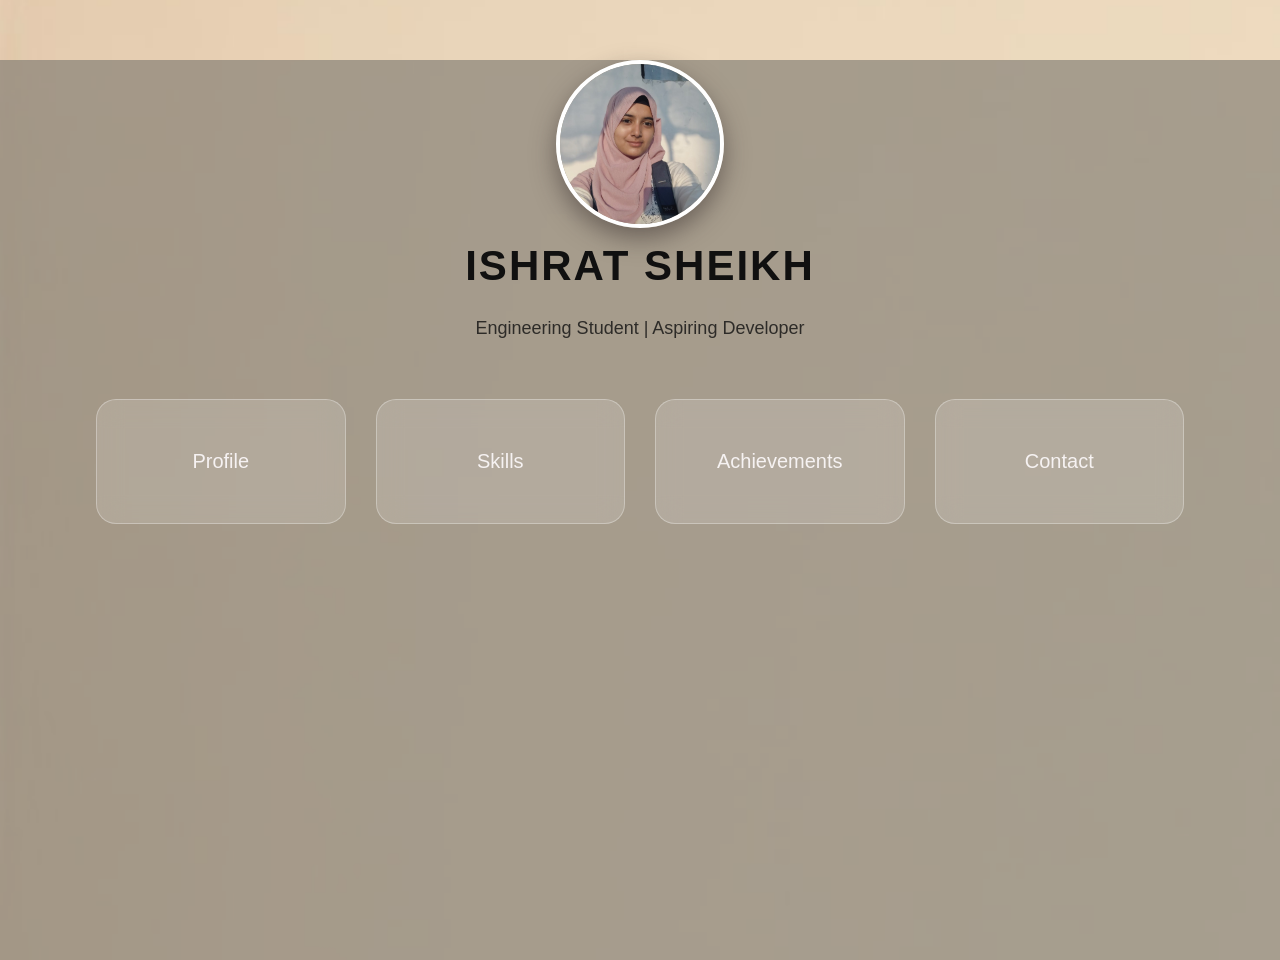
<file: index.html>
<!DOCTYPE html>
<html>
<head>
    <title>Ishrat Sheikh Portfolio</title>
    <link rel="stylesheet" href="style.css">
</head>
<body>

<div class="overlay"></div>

<!-- Hero Section -->
<div class="hero">
    <img src="profile.jpg" class="profile-pic" alt="Profile Picture">
    <h1 class="main-title">ISHRAT SHEIKH </h1> <p class="subtitle">Engineering Student | Aspiring Developer</p>
</div>

<!-- Cards Section -->
<div class="container">
    <a href="profile.html" class="card">Profile</a>
    <a href="skills.html" class="card">Skills</a>
    <a href="achievements.html" class="card">Achievements</a>
    <a href="contact.html" class="card">Contact</a>
</div>

</body>
</html>
</file>
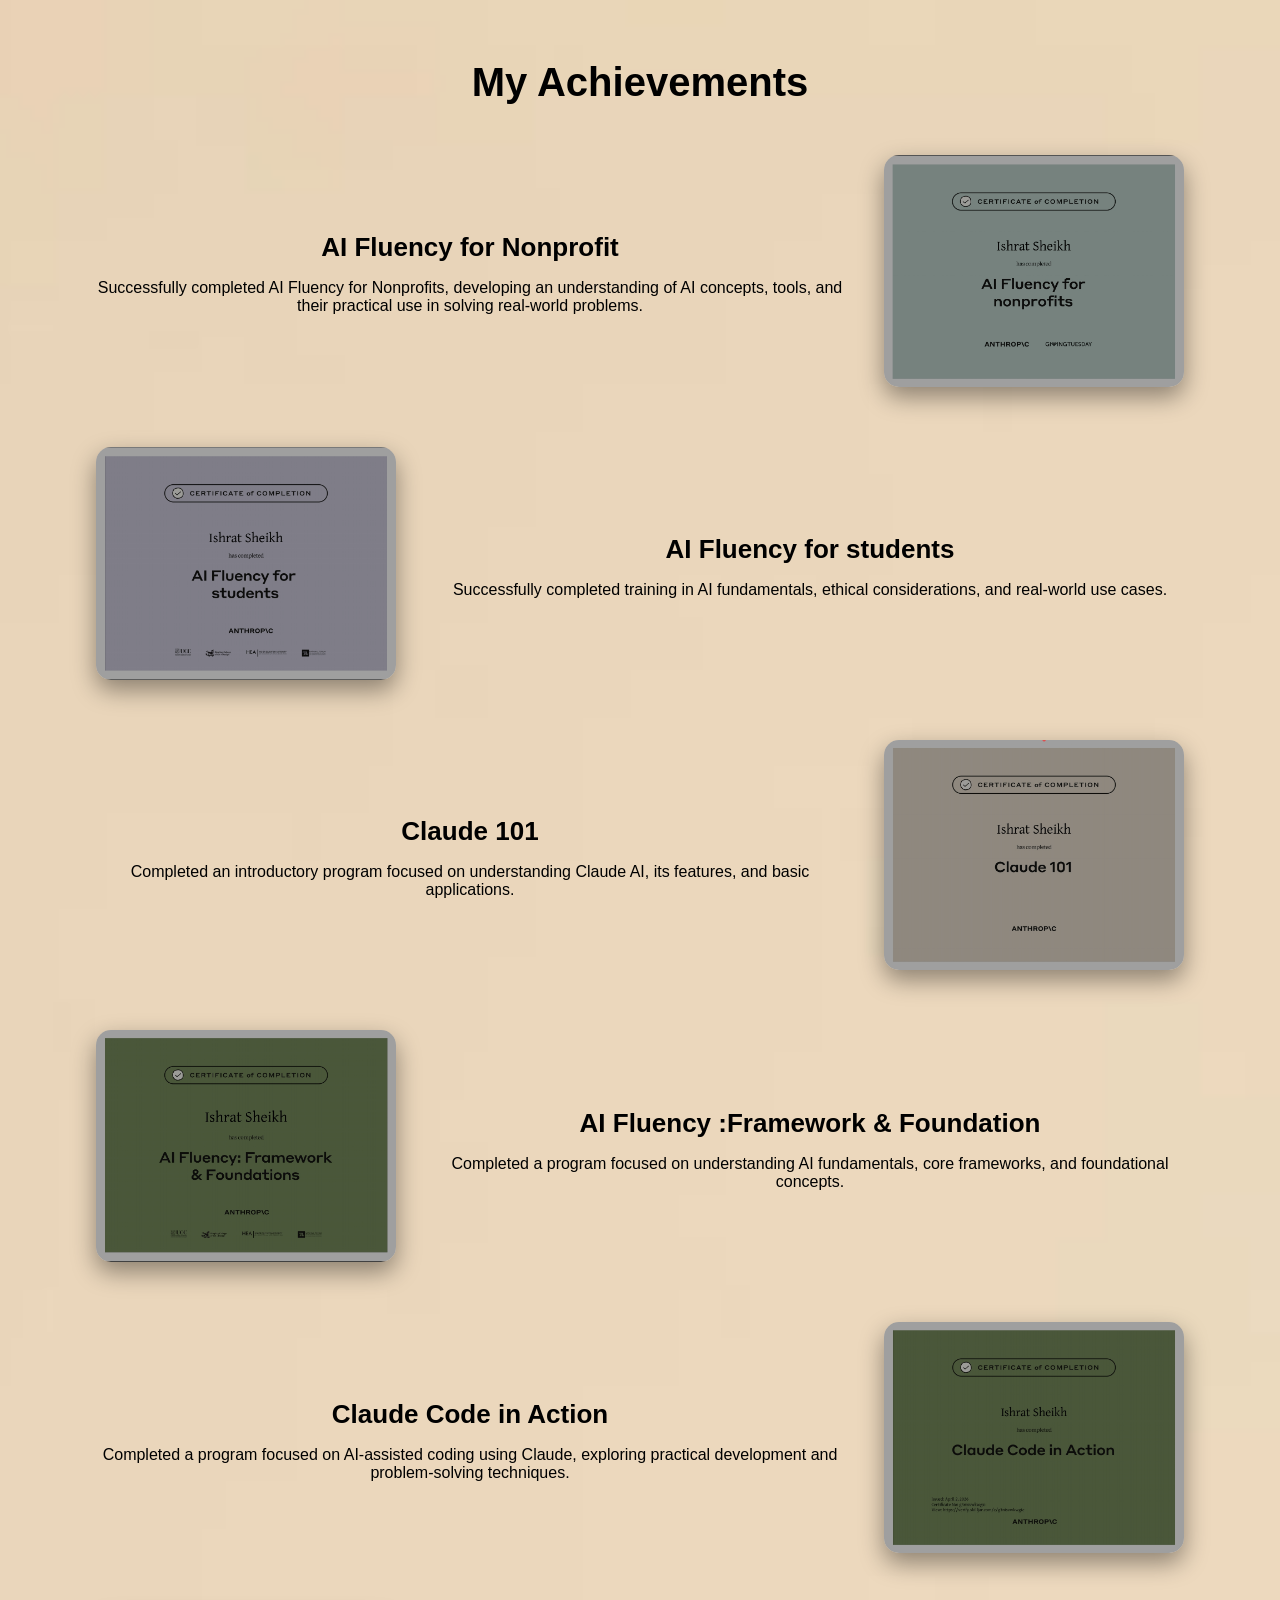
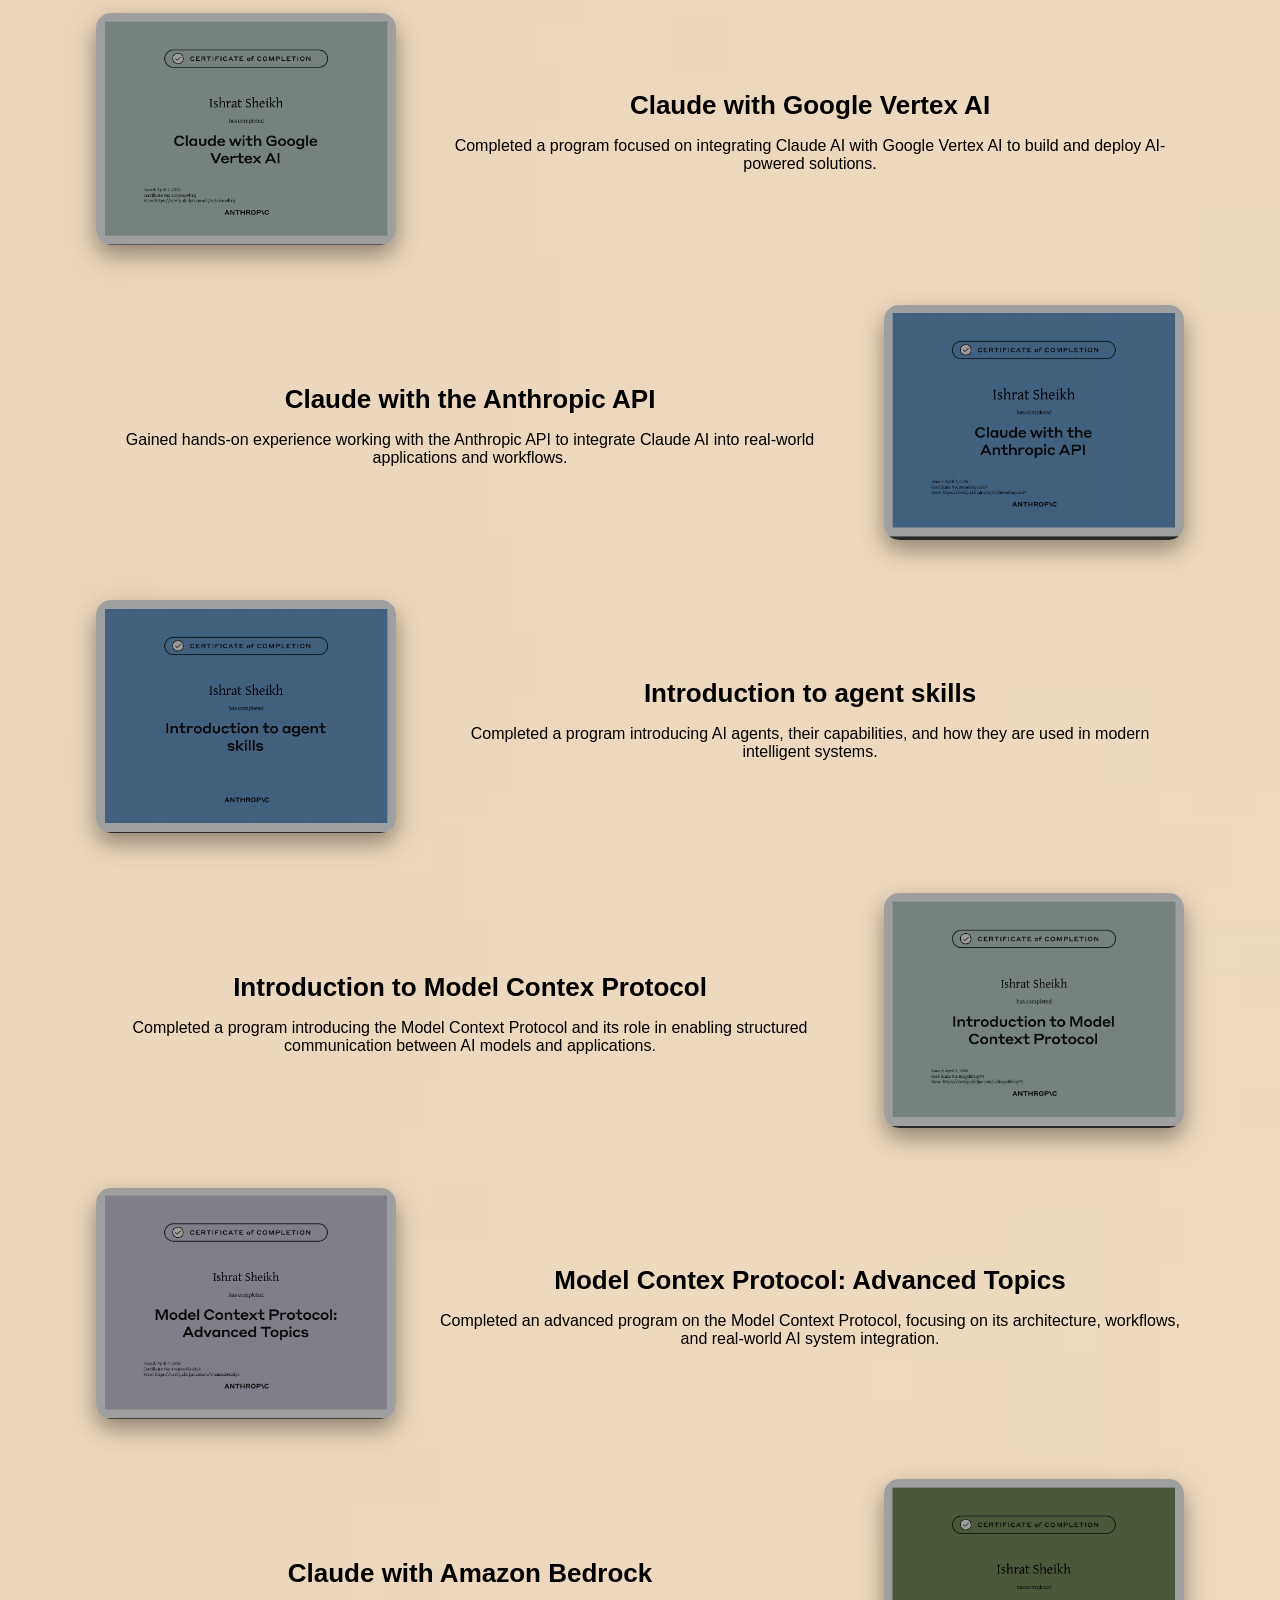
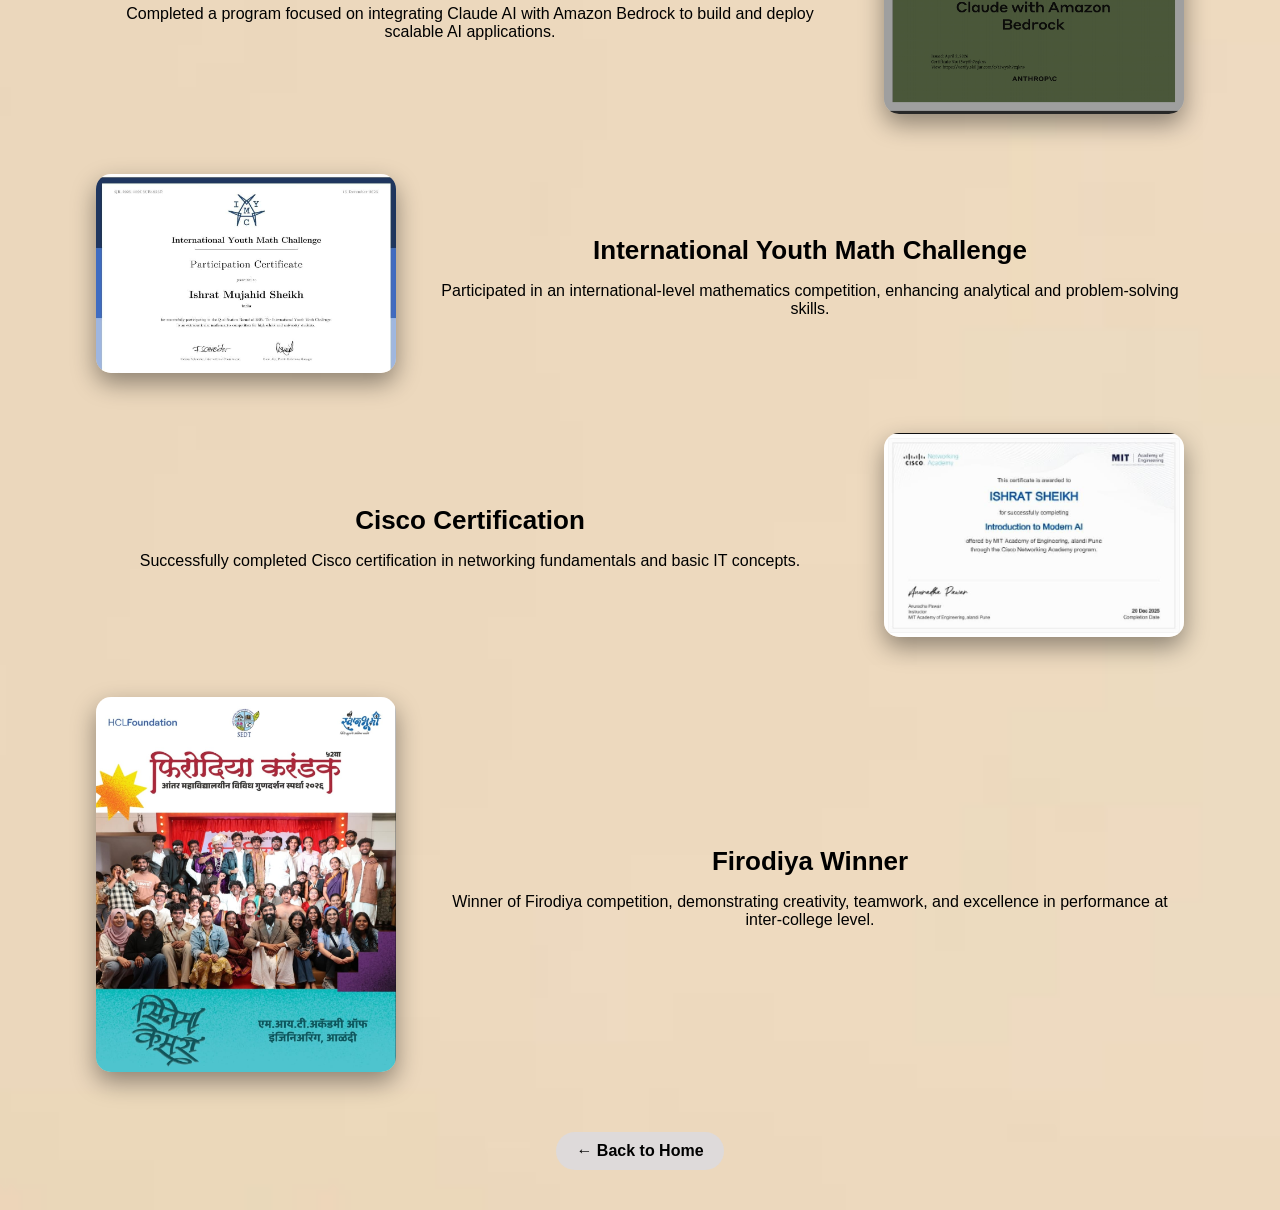
<file: achievements.html>
<!DOCTYPE html>
<html>
<head>
    <title>Achievements</title>
    <link rel="stylesheet" href="style.css">
</head>
<body>

<div class="achievement-page">

    <h1 class="achievement-title">My Achievements</h1>

 <div class="achievement-row">
        <img src="anthro1.jpeg">
        <div class="achievement-info">
            <h2>AI Fluency for Nonprofit</h2>
            <p>Successfully completed AI Fluency for Nonprofits, developing an understanding of AI concepts, tools, and their practical use in solving real-world problems.</p>
        </div>
    </div>
    <div class="achievement-row">
        <img src="anthro2.jpeg">
        <div class="achievement-info">
            <h2>AI Fluency for students</h2>
            <p>Successfully completed training in AI fundamentals, ethical considerations, and real-world use cases.</p>
        </div>
    </div>
    <div class="achievement-row">
        <img src="anthro3.jpeg">
        <div class="achievement-info">
            <h2>Claude 101</h2>
            <p>Completed an introductory program focused on understanding Claude AI, its features, and basic applications.</p>
        </div>
    </div>
    <div class="achievement-row">
        <img src="anthro4.jpeg">
        <div class="achievement-info">
            <h2>AI Fluency :Framework & Foundation</h2>
            <p>Completed a program focused on understanding AI fundamentals, core frameworks, and foundational concepts.</p>
        </div>
    </div>
    <div class="achievement-row">
        <img src="anthro5.jpeg">
        <div class="achievement-info">
            <h2>Claude Code in Action</h2>
            <p>Completed a program focused on AI-assisted coding using Claude, exploring practical development and problem-solving techniques.</p>
        </div>
    </div>
    <div class="achievement-row">
        <img src="anthro6.jpeg">
        <div class="achievement-info">
            <h2>Claude with Google Vertex AI</h2>
            <p>Completed a program focused on integrating Claude AI with Google Vertex AI to build and deploy AI-powered solutions.</p>
        </div>
    </div>
    <div class="achievement-row">
        <img src="anthro7.jpeg">
        <div class="achievement-info">
            <h2>Claude with the Anthropic API</h2>
            <p>Gained hands-on experience working with the Anthropic API to integrate Claude AI into real-world applications and workflows.</p>
        </div>
    </div>
    <div class="achievement-row">
        <img src="anthro8.jpeg">
        <div class="achievement-info">
            <h2>Introduction to agent skills</h2>
            <p>Completed a program introducing AI agents, their capabilities, and how they are used in modern intelligent systems.</p>
        </div>
    </div>
<div class="achievement-row">
        <img src="anthro9.jpeg">
        <div class="achievement-info">
            <h2>Introduction to Model Contex Protocol</h2>
            <p>Completed a program introducing the Model Context Protocol and its role in enabling structured communication between AI models and applications.</p>
        </div>
    </div>
    <div class="achievement-row">
        <img src="anthro10.jpeg">
        <div class="achievement-info">
            <h2>Model Contex Protocol: Advanced Topics</h2>
            <p>Completed an advanced program on the Model Context Protocol, focusing on its architecture, workflows, and real-world AI system integration.</p>
        </div>
    </div>
    <div class="achievement-row">
        <img src="anthro11.jpeg">
        <div class="achievement-info">
            <h2>Claude with Amazon Bedrock</h2>
            <p>Completed a program focused on integrating Claude AI with Amazon Bedrock to build and deploy scalable AI applications.</p>
        </div>
    </div>
   

    <!-- Math Challenge -->
    <div class="achievement-row">
        <img src="iymc.jpg">
        <div class="achievement-info">
            <h2>International Youth Math Challenge</h2>
            <p>Participated in an international-level mathematics competition, enhancing analytical and problem-solving skills.</p>
        </div>
    </div>

    <!-- Cisco -->
    <div class="achievement-row reverse">
        <img src="cisco.jpg">
        <div class="achievement-info">
            <h2>Cisco Certification</h2>
            <p>Successfully completed Cisco certification in networking fundamentals and basic IT concepts.</p>
        </div>
    </div>
<!-- Firodiya Winner -->
<div class="achievement-row">
    <img src="firodiya.jpg">
    <div class="achievement-info">
        <h2>Firodiya Winner</h2>
        <p>
            Winner of Firodiya competition, demonstrating creativity,
            teamwork, and excellence in performance at inter-college level.
        </p>
    </div>
</div>
</div>

    <a href="index.html" class="back-btn">← Back to Home</a>

</body>
</html>
</file>
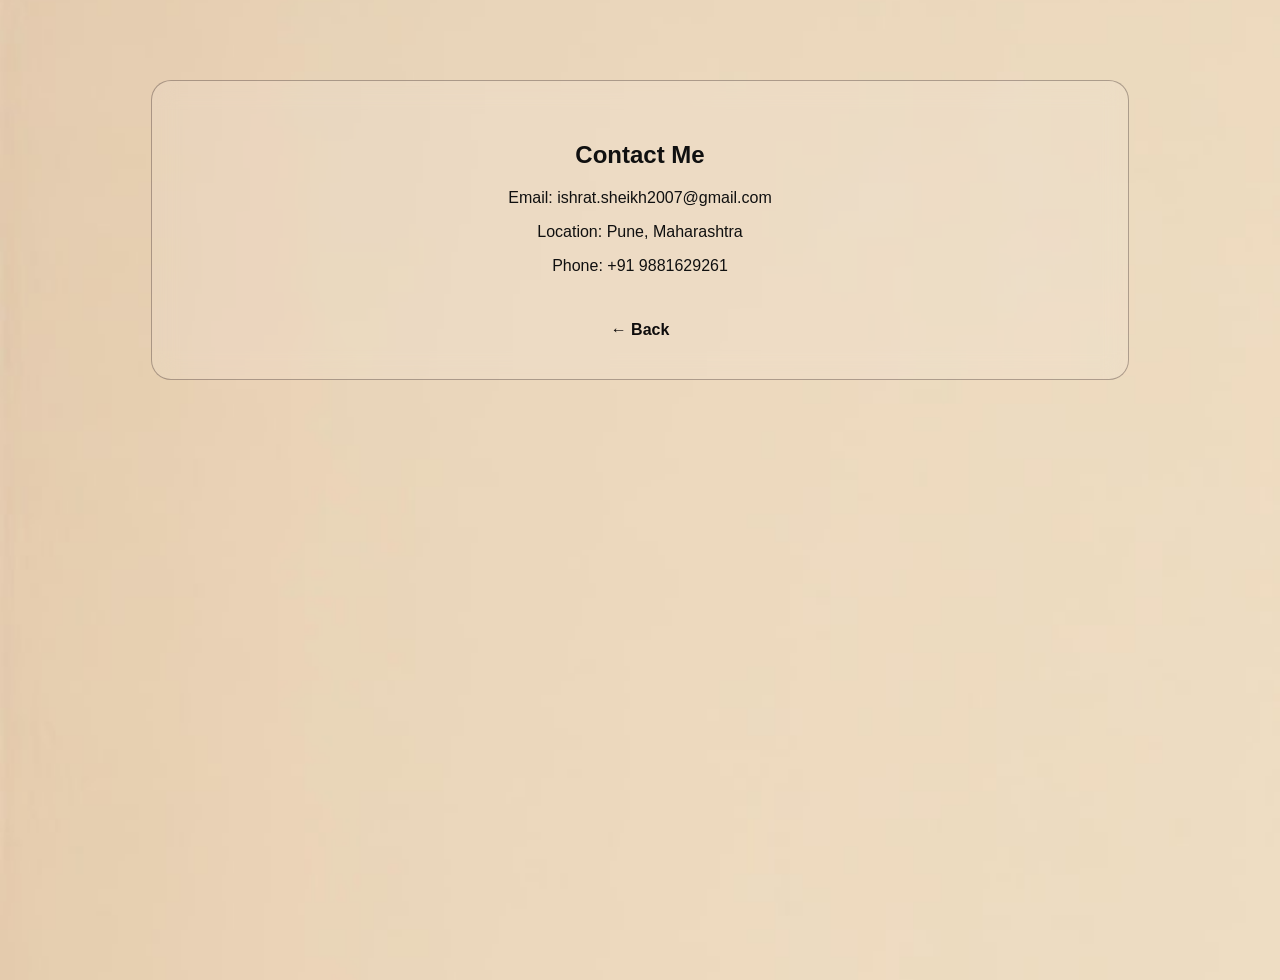
<file: contact.html>
<!DOCTYPE html>
<html>
<head>
    <title>Contact</title>
    <link rel="stylesheet" href="style.css">
</head>
<body>

<div class="page">
    <h2>Contact Me</h2>

    <p>Email: ishrat.sheikh2007@gmail.com</p>
    <p>Location: Pune, Maharashtra</p>
    <p>Phone: +91 9881629261</p>

    <a href="index.html" class="back">← Back</a>
</div>

</body>
</html>
</file>
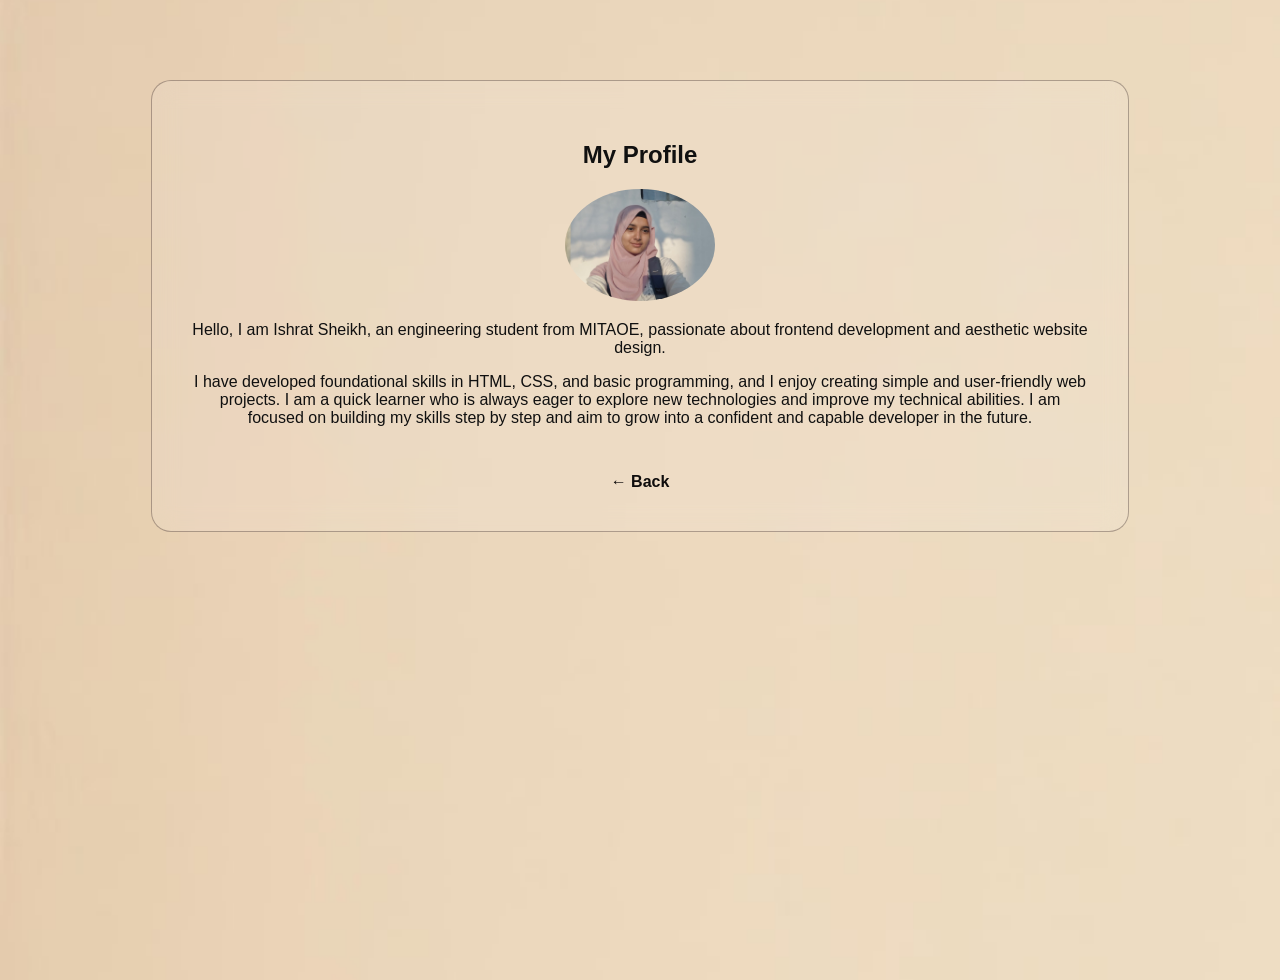
<file: profile.html>
<!DOCTYPE html>
<html>
<head>
    <title>Profile</title>
    <link rel="stylesheet" href="style.css">
</head>
<body>

<div class="page">
    <h2>My Profile</h2>
    <img src="profile.jpg" class="profile-img">
    <p>
        Hello, I am Ishrat Sheikh, an engineering student from MITAOE, passionate about
        frontend development and aesthetic website design.
    </p>
    <p>
         I have developed foundational skills in HTML, CSS, and basic programming, and I enjoy creating simple and user-friendly web projects. I am a quick learner who is always eager to explore new technologies and improve my technical abilities. I am focused on building my skills step by step and aim to grow into a confident and capable developer in the future.
    </p>
    <a href="index.html" class="back">← Back</a>
</div>

</body>
</html>
</file>
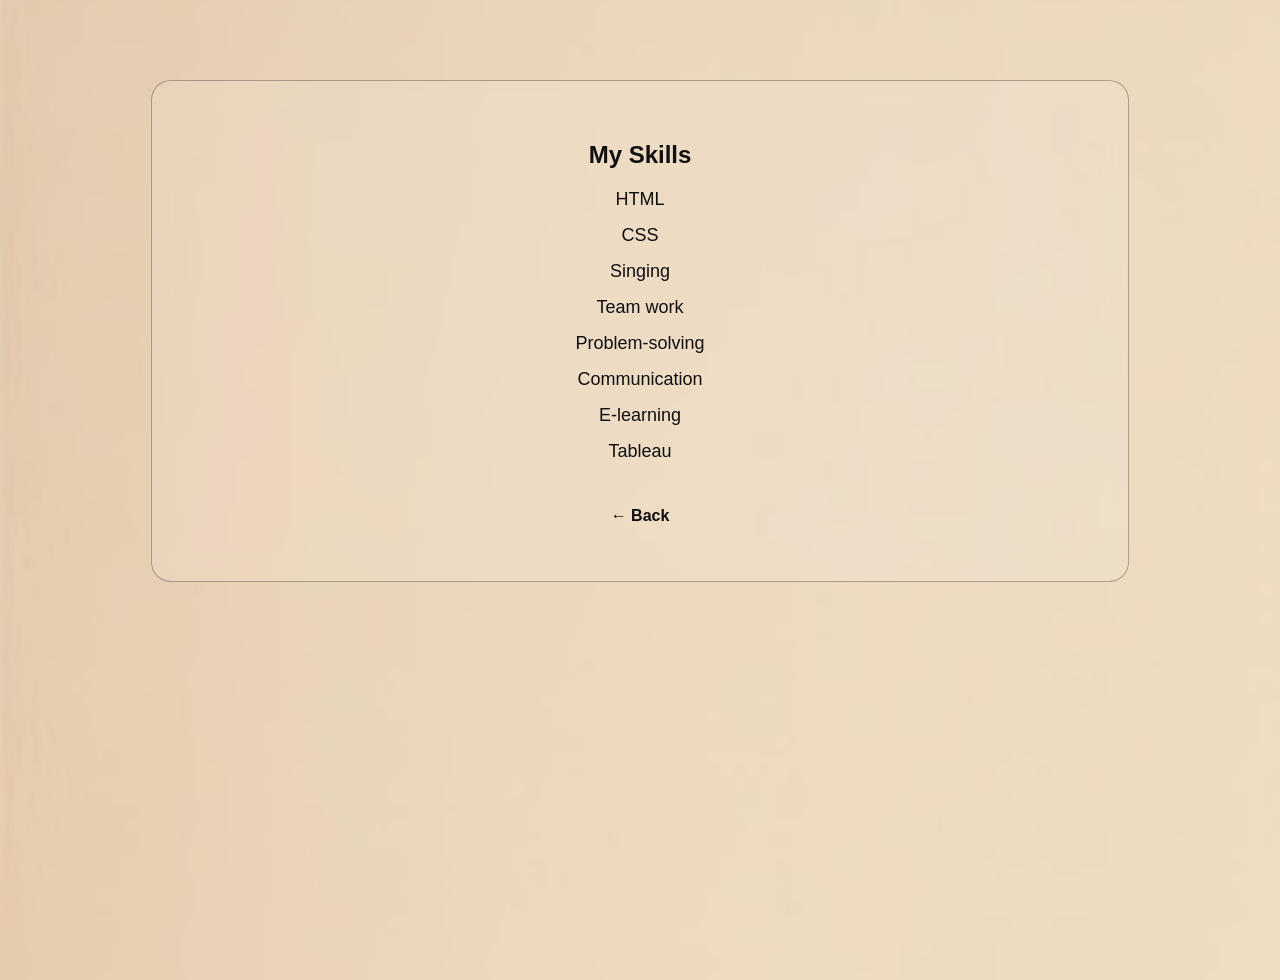
<file: skills.html>
<!DOCTYPE html>
<html>
<head>
    <title>Skills</title>
    <link rel="stylesheet" href="style.css">
</head>
<body>

<div class="page">
    <h2>My Skills</h2>

    <ul class="skill-list">
        <li>HTML</li>
        <li>CSS</li>
        <li>Singing</li>
        <li>Team work</li>
        <li>Problem-solving</li>
        <li>Communication</li>
        <li>E-learning</li>
        <li>Tableau</li>

    <a href="index.html" class="back">← Back</a>
</div>

</body>
</html>
</file>
<file: style.css>
body {
    margin: 0;
    font-family: 'Poppins', sans-serif;
    background: url("bg3.jpg") no-repeat center center/cover;
    min-height: 100vh;
    color: rgb(16, 16, 16);
    text-align: center;
    position: relative;
}

/* Dark overlay */
.overlay {
    position: fixed;
    width: 100%;
    height: 100%;
    background: rgba(121, 117, 109, 0.6);
    z-index: -1;
}

/* Title */
.main-title {
    margin-top: 10px;
    font-size: 42px;
    letter-spacing: 2px;
}

/* Subtitle */
.subtitle {
    font-size: 18px;
    opacity: 0.8;
}

/* Hero Section */
.hero {
    margin-top: 60px;
}

/* Profile Image (FIXED & IMPROVED) */
.profile-pic {
    width: 160px;
    height: 160px;
    border-radius: 50%;   /* FIX: perfect circle */
    object-fit: cover;
    border: 4px solid rgb(255, 255, 255);
    box-shadow: 0 10px 25px rgba(50, 39, 39, 0.5);
}

/* Grid container */
.container {
    display: grid;
    grid-template-columns: repeat(auto-fit, minmax(220px, 1fr));
    gap: 30px;
    width: 85%;
    margin: 60px auto;
}

/* Clickable Cards */
.card {
    background: rgba(255, 255, 255, 0.15);
    backdrop-filter: blur(12px);
    padding: 50px 20px;
    border-radius: 20px;
    text-decoration: none;
    font-size: 20px;
    font-weight: 500;
    color: rgb(246, 242, 242);
    transition: 0.4s ease;
    border: 1px solid rgba(255,255,255,0.3);
}

/* Hover Effect (IMPROVED) */
.card:hover {
    transform: translateY(-10px) scale(1.05);
    background: rgba(101, 77, 77, 0.25);
}

/* Inner Pages */
.page {
    background: rgba(243, 239, 239, 0.15);
    backdrop-filter: blur(12px);
    width: 70%;
    margin: 80px auto;
    padding: 40px;
    border-radius: 20px;
    border: 1px solid rgba(23, 8, 8, 0.3);
}

/* Profile Image (for inner pages) */
.profile-img {
    width: 150px;
    height: 100%;
    border-radius:50%;
    
}

/* Lists */
ul {
    list-style: none;
    padding: 0;
}

ul li {
    margin: 15px 0;
    font-size: 18px;
}

/* Back Button */
.back {
    display: inline-block;
    margin-top: 30px;
    text-decoration: none;
    color: rgb(14, 12, 12);
    font-weight: bold;
}

/* Achievement Grid */
.achievement-grid {
    display: grid;
    grid-template-columns: repeat(auto-fit, minmax(220px, 1fr));
    gap: 25px;
    margin-top: 30px;
}

.achievement-card {
    background: rgba(70, 35, 35, 0.15);
    backdrop-filter: blur(10px);
    padding: 15px;
    border-radius: 15px;
    transition: 0.3s;
}

.achievement-card:hover {
    transform: translateY(-8px);
}

.achievement-card img {
    width: 100%;
    height: 200px;
    object-fit: cover;
    border-radius: 10px;
}

/* Achievement Page Layout */
.achievement-page {
    width: 85%;
    margin: 60px auto;
    color: rgb(0, 0, 0);
}

.achievement-title {
    text-align: center;
    font-size: 40px;
    margin-bottom: 50px;
}

.achievement-row {
    display: flex;
    align-items: center;
    gap: 40px;
    margin-bottom: 60px;
}

.achievement-row img {
    width: 300px;
    border-radius: 15px;
    box-shadow: 0 10px 25px rgba(0,0,0,0.4);
}

.achievement-info {
    flex: 1;
}

.achievement-info h2 {
    margin-bottom: 15px;
    font-size: 26px;
}

.reverse {
    flex-direction: row-reverse;
}

/* Back Button Styled */
.back-btn {
    display: block;
    width: fit-content;
    margin: 40px auto;
    text-decoration: none;
    padding: 10px 20px;
    background: rgb(222, 218, 218);
    color: black;
    border-radius: 20px;
    font-weight: bold;
}
.achievement-row {
    display: flex;
    align-items: center;
    gap: 40px;
    margin-bottom: 60px;
}

.achievement-row:nth-child(even) {
    flex-direction: row-reverse;
}

.ach-img {
    width: 45%;
    border-radius: 15px;
}

.ach-text {
    width: 50%;
}
</file>
